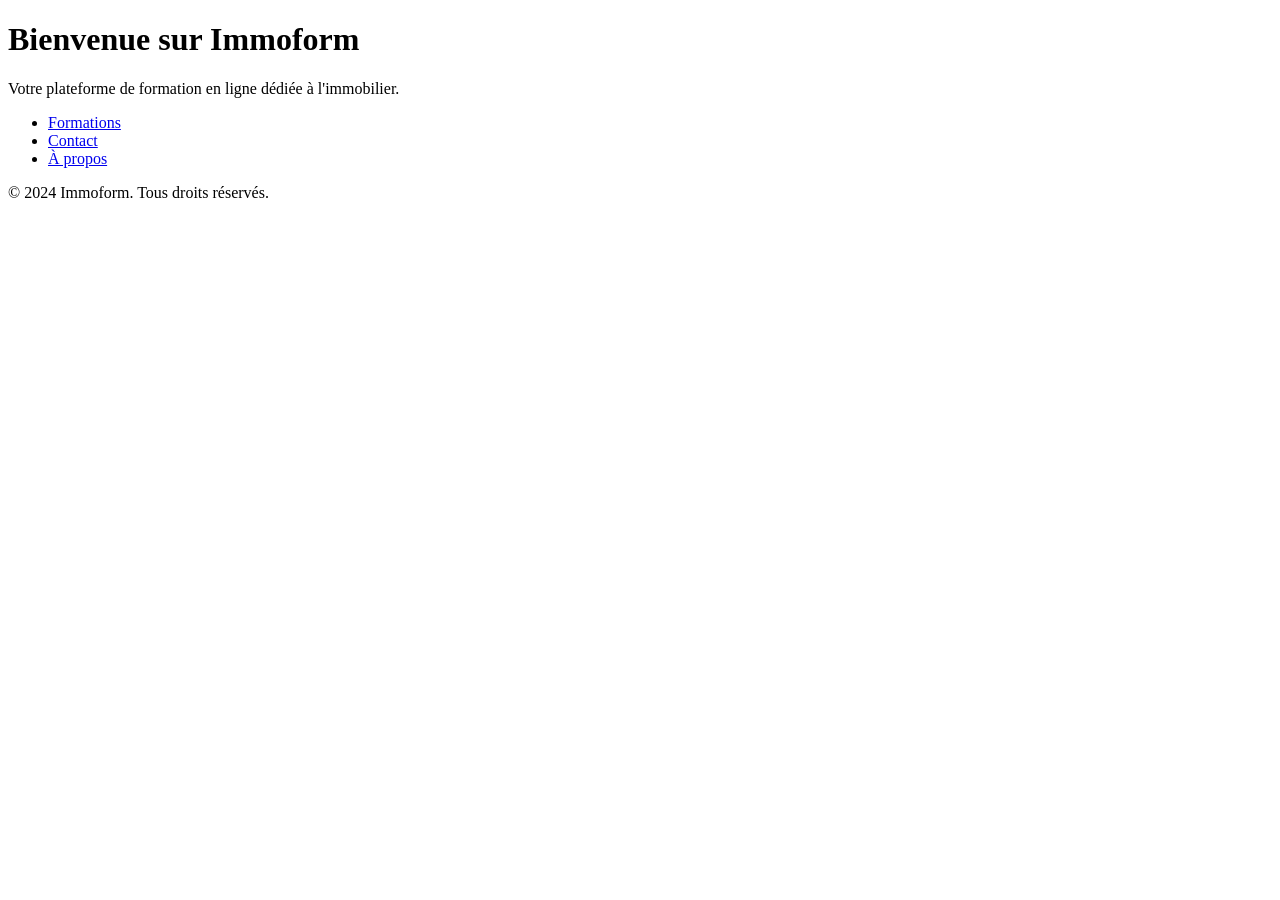
<file: accueil.html>
<!DOCTYPE html>
<html lang="fr">
<head>
    <meta charset="UTF-8">
    <meta name="viewport" content="width=device-width, initial-scale=1.0">
    <title>Immoform</title>
</head>
<body>
    <h1>Bienvenue sur Immoform</h1>
    <p>Votre plateforme de formation en ligne dédiée à l'immobilier.</p>
    <nav>
        <ul>
            <li><a href="formations.html">Formations</a></li>
            <li><a href="contact.html">Contact</a></li>
            <li><a href="about.html">À propos</a></li>
        </ul>
    </nav>
    <footer>
        <p>&copy; 2024 Immoform. Tous droits réservés.</p>
    </footer>
    
</body>
</html>
</file>
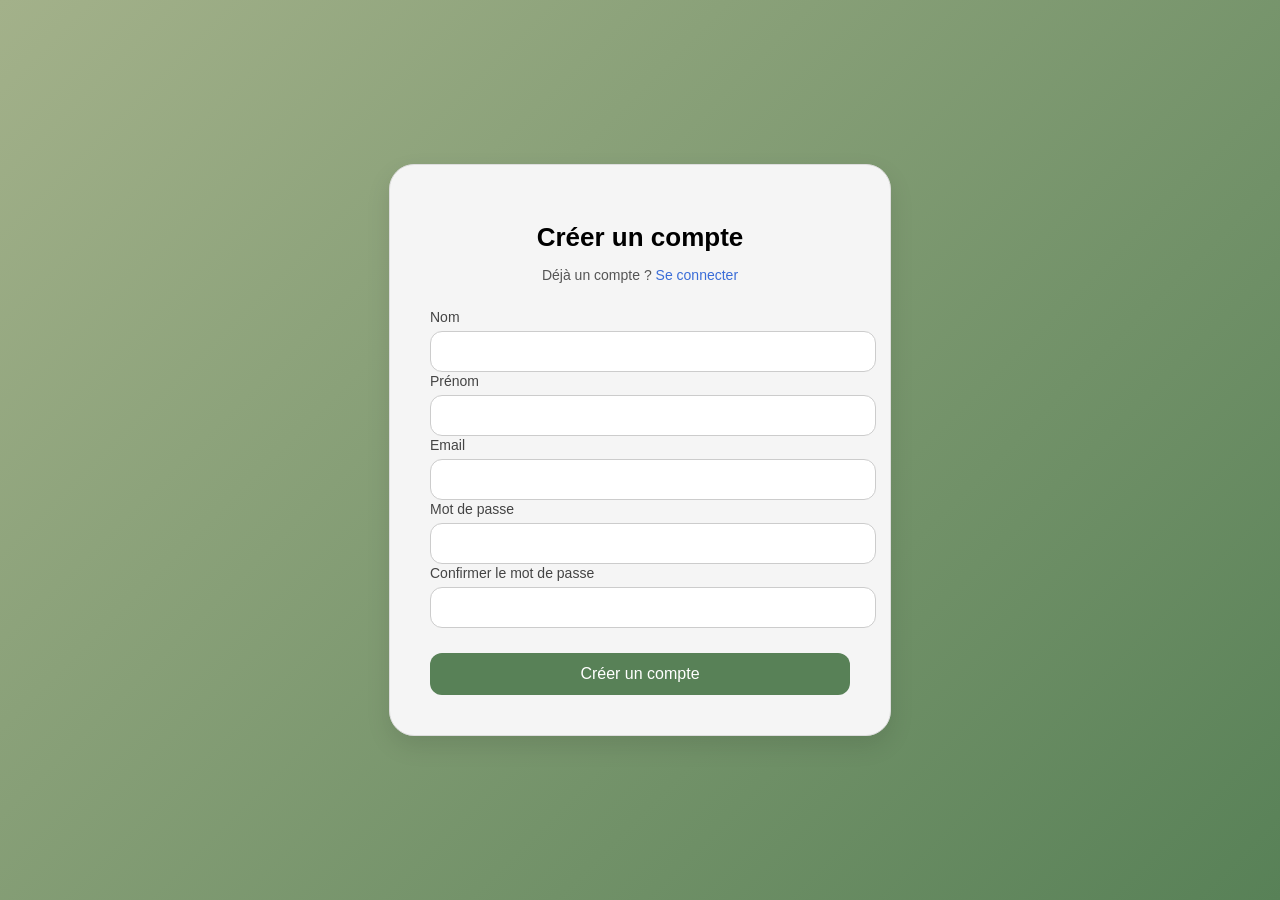
<file: s_inscrire.html>
<!DOCTYPE html>
<html lang="fr">
<head>
    <meta charset="UTF-8">
    <meta name="viewport" content="width=device-width, initial-scale=1.0">
    <title>S'inscrire</title>
    <link rel="stylesheet" href="s_inscrire.css">
</head>

<body>

<div class="conteneur">
    <h1 class="titre">Créer un compte</h1>
    <p class="texte-connexion">Déjà un compte ? <a href="se_connecter.html">Se connecter</a></p>

    <form>
        <label>Nom</label>
        <input type="text" class="champ" required>

        <label>Prénom</label>
        <input type="text" class="champ" required>

        <label>Email</label>
        <input type="email" class="champ" required>

        <label>Mot de passe</label>
        <input type="password" class="champ" required>

        <label>Confirmer le mot de passe</label>
        <input type="password" class="champ" required>

        <button type="submit" class="bouton-inscription">Créer un compte</button>
    </form>
</div>

</body>
</html>
</file>
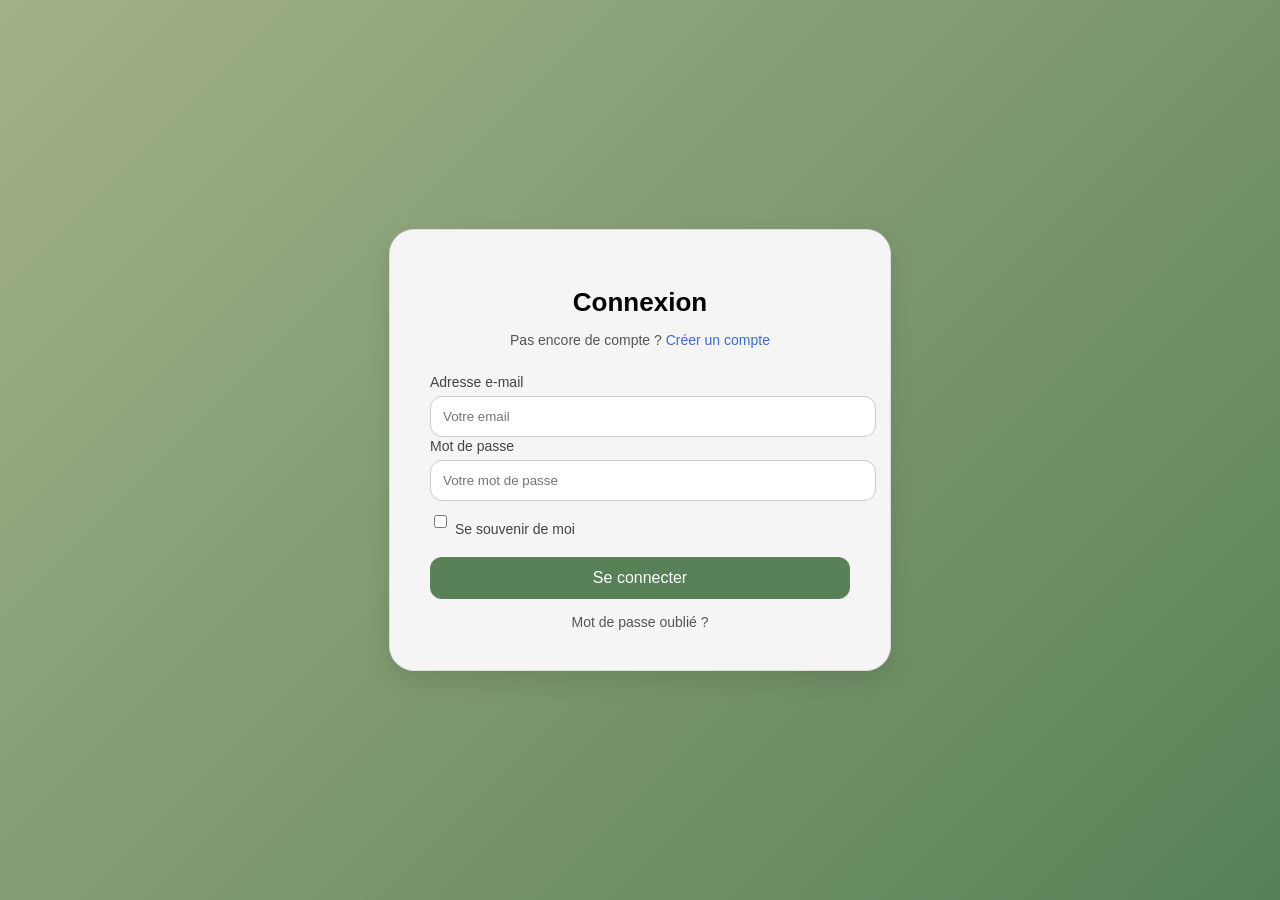
<file: se_connecter.html>
<!DOCTYPE html>
<html lang="fr">
<head>
    <meta charset="UTF-8">
    <meta name="viewport" content="width=device-width, initial-scale=1.0">
    <title>Connexion</title>
    <link rel="stylesheet" href="se_connecter.css">
</head>

<body>

<div class="conteneur">

    <div class="bloc-formulaire">
        <h1 class="titre">Connexion</h1>

        <p class="texte-inscription">
            Pas encore de compte ?
            <a href="s_inscrire.html">Créer un compte</a>
        </p>

        <form>

            <label for="email">Adresse e-mail</label>
            <input type="email" id="email" class="champ" placeholder="Votre email">

            <label for="motdepasse">Mot de passe</label>
            <input type="password" id="motdepasse" class="champ" placeholder="Votre mot de passe">

            <div class="souvenir">
                <input type="checkbox" id="souvenir-moi">
                <label for="souvenir-moi">Se souvenir de moi</label>
            </div>

            <button type="submit" class="bouton-connexion">Se connecter</button>

            <a href="#" class="motdepasse-oublie">Mot de passe oublié ?</a>

        </form>
    </div>

    <div class="bloc-vide"></div>

</div>

</body>
</html>
</file>
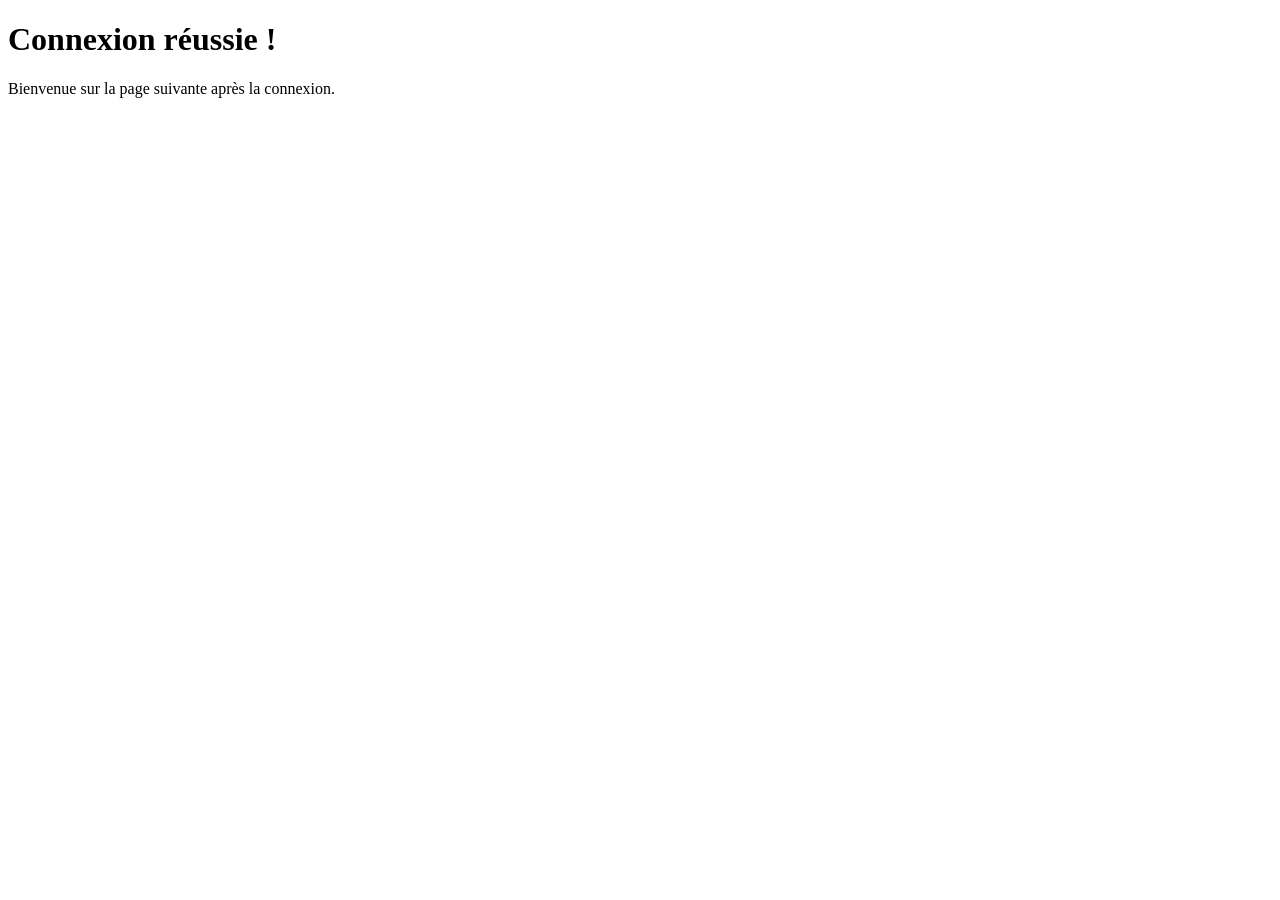
<file: Immoforme-palexmaj/suite.html>
<!DOCTYPE html>
<html lang="en">
<head>
    <meta charset="UTF-8">
    <meta name="viewport" content="width=device-width, initial-scale=1.0">
    <title>suite</title>
</head>
<body>
    <h1>Connexion réussie !</h1>
    <p>Bienvenue sur la page suivante après la connexion.</p>
    
</body>
</html>
</file>
<file: s_inscrire.css>
:root {
    --bg: #E9E5D6;
    --green-light: #A3B18A;
    --green-mid: #588157;
    --green-dark: #3A5A40;
    --text: #2B2B2B;
}

body {
    margin: 0;
    font-family: Arial, sans-serif;
    height: 100vh;
    display: flex;
    justify-content: center;
    align-items: center;
    background: linear-gradient(135deg, var(--green-light), var(--green-mid));
}

.conteneur {
    width: 100%;
    max-width: 420px;
    background: whitesmoke;
    padding: 40px;
    border-radius: 25px;
    box-shadow: 0 10px 25px rgba(0,0,0,0.1);
    border: 1px solid #ddd;
    transition: 0.2s ease;
}

.conteneur:hover {
    transform: translateY(-3px);
}

.titre {
    margin-bottom: 10px;
    text-align: center;
    font-size: 26px;
    font-weight: 600;
}

.texte-connexion {
    font-size: 14px;
    margin-bottom: 25px;
    text-align: center;
    color: #555;
}

.texte-connexion a {
    text-decoration: none;
    color: #3a6dd8;
}

form label {
    margin-top: 15px;
    font-size: 14px;
    color: #444;
}

.champ {
    width: 100%;
    padding: 12px;
    margin-top: 5px;
    border: 1px solid #ccc;
    border-radius: 12px;
    outline: none;
    transition: 0.2s ease;
}

.champ:focus {
    border-color: #3a6dd8;
    box-shadow: 0 0 5px rgba(58, 109, 216, 0.3);
}

.bouton-inscription {
    width: 100%;
    padding: 12px;
    margin-top: 25px;
    border: none;
    background: var(--green-mid);
    color: white;
    font-size: 16px;
    border-radius: 12px;
    cursor: pointer;
    transition: 0.2s ease;
}

.bouton-inscription:hover {
    background: var(--green-dark);
}
</file>
<file: se_connecter.css>
:root {
    --bg: #E9E5D6;
    --green-light: #A3B18A;
    --green-mid: #588157;
    --green-dark: #3A5A40;
    --text: #2B2B2B;
}

body {
    margin: 0;
    font-family: Arial, sans-serif;
    height: 100vh;
    display: flex;
    justify-content: center;
    align-items: center;
    background: linear-gradient(135deg, var(--green-light), var(--green-mid));
}

.conteneur {
    width: 100%;
    max-width: 420px;
    background: whitesmoke;
    padding: 40px;
    border-radius: 25px;
    box-shadow: 0 10px 25px rgba(0,0,0,0.1);
    border: 1px solid #ddd;
    transition: transform 0.2s ease;
}

.conteneur:hover {
    transform: translateY(-3px);
}

.titre {
    margin-bottom: 10px;
    text-align: center;
    font-size: 26px;
    font-weight: 600;
}

.texte-inscription {
    font-size: 14px;
    margin-bottom: 25px;
    text-align: center;
    color: #555;
}

.texte-inscription a {
    text-decoration: none;
    color: #3a6dd8;
}

form label {
    margin-top: 15px;
    font-size: 14px;
    color: #444;
}

.champ {
    width: 100%;
    padding: 12px;
    margin-top: 5px;
    border: 1px solid #ccc;
    border-radius: 12px;
    outline: none;
    transition: 0.2s ease;
}

.champ:focus {
    border-color: #3a6dd8;
    box-shadow: 0 0 5px rgba(58, 109, 216, 0.3);
}

.souvenir {
    margin-top: 5px;
    display: flex;
    align-items: center;
    gap: 5px;
}

.bouton-connexion {
    width: 100%;
    padding: 12px;
    margin-top: 20px;
    border: none;
    background: var(--green-mid);
    color: white;
    font-size: 16px;
    border-radius: 12px;
    cursor: pointer;
    transition: 0.2s ease;
}

.bouton-connexion:hover {
    background: var(--green-dark);
}

.motdepasse-oublie {
    display: block;
    text-align: center;
    margin-top: 15px;
    font-size: 14px;
    text-decoration: none;
    color: #555;
}

.motdepasse-oublie:hover {
    text-decoration: underline;
}
</file>
